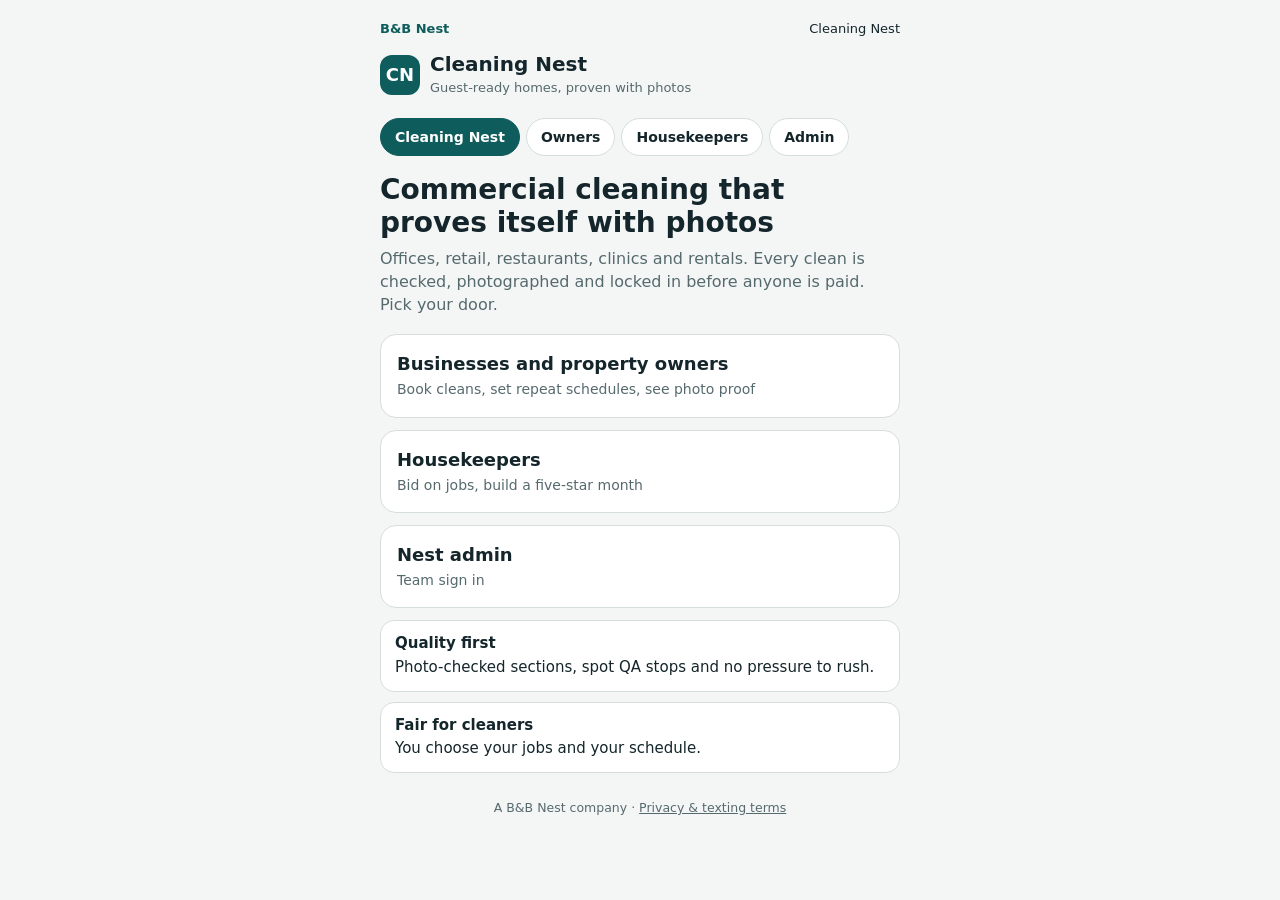
<file: index.html>
<!doctype html>
<html lang="en"><head><meta charset="utf-8"><meta name="viewport" content="width=device-width, initial-scale=1, viewport-fit=cover">
<title>Cleaning Nest | B&B Nest</title><meta name="description" content="Offices, retail, restaurants, clinics and rentals. Every clean is checked, photographed and locked in before anyone is paid. Pick your door.">
<link rel="stylesheet" href="style.css"></head>
<body><main>
<div class="top"><a href="https://thebnbnest.com">B&amp;B Nest</a><span>Cleaning Nest</span></div>
<div class="brand"><div class="logo" aria-hidden="true">CN</div><div><b>Cleaning Nest</b><span>Guest-ready homes, proven with photos</span></div></div>
<nav class="nav" aria-label="Cleaning Nest pages"><a href="./" aria-current="page">Cleaning Nest</a><a href="owner/">Owners</a><a href="housekeeper/">Housekeepers</a><a href="admin/">Admin</a></nav>
<div class="hero"><h1>Commercial cleaning that proves itself with photos</h1><p>Offices, retail, restaurants, clinics and rentals. Every clean is checked, photographed and locked in before anyone is paid. Pick your door.</p></div>
<a class="door" href="owner/"><b>Businesses and property owners</b><span>Book cleans, set repeat schedules, see photo proof</span></a><a class="door" href="housekeeper/"><b>Housekeepers</b><span>Bid on jobs, build a five-star month</span></a><a class="door" href="admin/"><b>Nest admin</b><span>Team sign in</span></a><ul class="pts"><li><b>Quality first</b>Photo-checked sections, spot QA stops and no pressure to rush.</li><li><b>Fair for cleaners</b>You choose your jobs and your schedule.</li></ul>

<footer>A B&amp;B Nest company &middot; <a href="privacy.html">Privacy &amp; texting terms</a></footer>
</main>

</body></html>
</file>
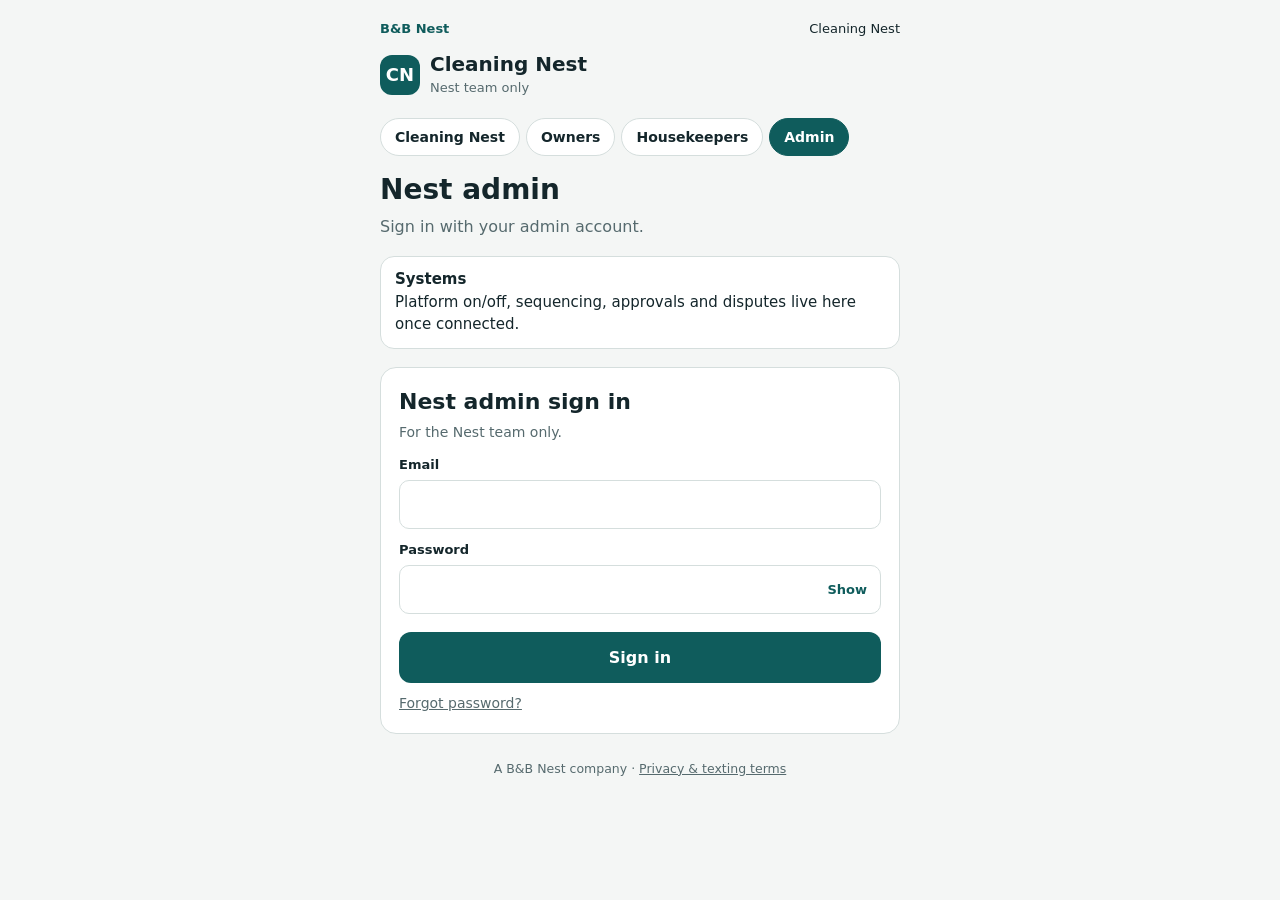
<file: admin/index.html>
<!doctype html>
<html lang="en"><head><meta charset="utf-8"><meta name="viewport" content="width=device-width, initial-scale=1, viewport-fit=cover">
<title>Cleaning Nest Admin</title><meta name="description" content="Sign in with your admin account.">
<link rel="stylesheet" href="../style.css"></head>
<body><main>
<div class="top"><a href="https://thebnbnest.com">B&amp;B Nest</a><span>Cleaning Nest</span></div>
<div class="brand"><div class="logo" aria-hidden="true">CN</div><div><b>Cleaning Nest</b><span>Nest team only</span></div></div>
<nav class="nav" aria-label="Cleaning Nest pages"><a href="../">Cleaning Nest</a><a href="../owner/">Owners</a><a href="../housekeeper/">Housekeepers</a><a href="../admin/" aria-current="page">Admin</a></nav>
<div class="hero"><h1>Nest admin</h1><p>Sign in with your admin account.</p></div>
<ul class="pts"><li><b>Systems</b>Platform on/off, sequencing, approvals and disputes live here once connected.</li></ul>
<div id="leadbox"></div>
<div id="auth" style="margin-top:16px"></div>
<footer>A B&amp;B Nest company &middot; <a href="../privacy.html">Privacy &amp; texting terms</a></footer>
</main>
<script>window.PAGE={audience:"admin"};</script>
<script src="../app.js"></script><script src="../reset.js"></script><script src="../admin.js"></script><script src="../guestlinks.js"></script></body></html>
</file>
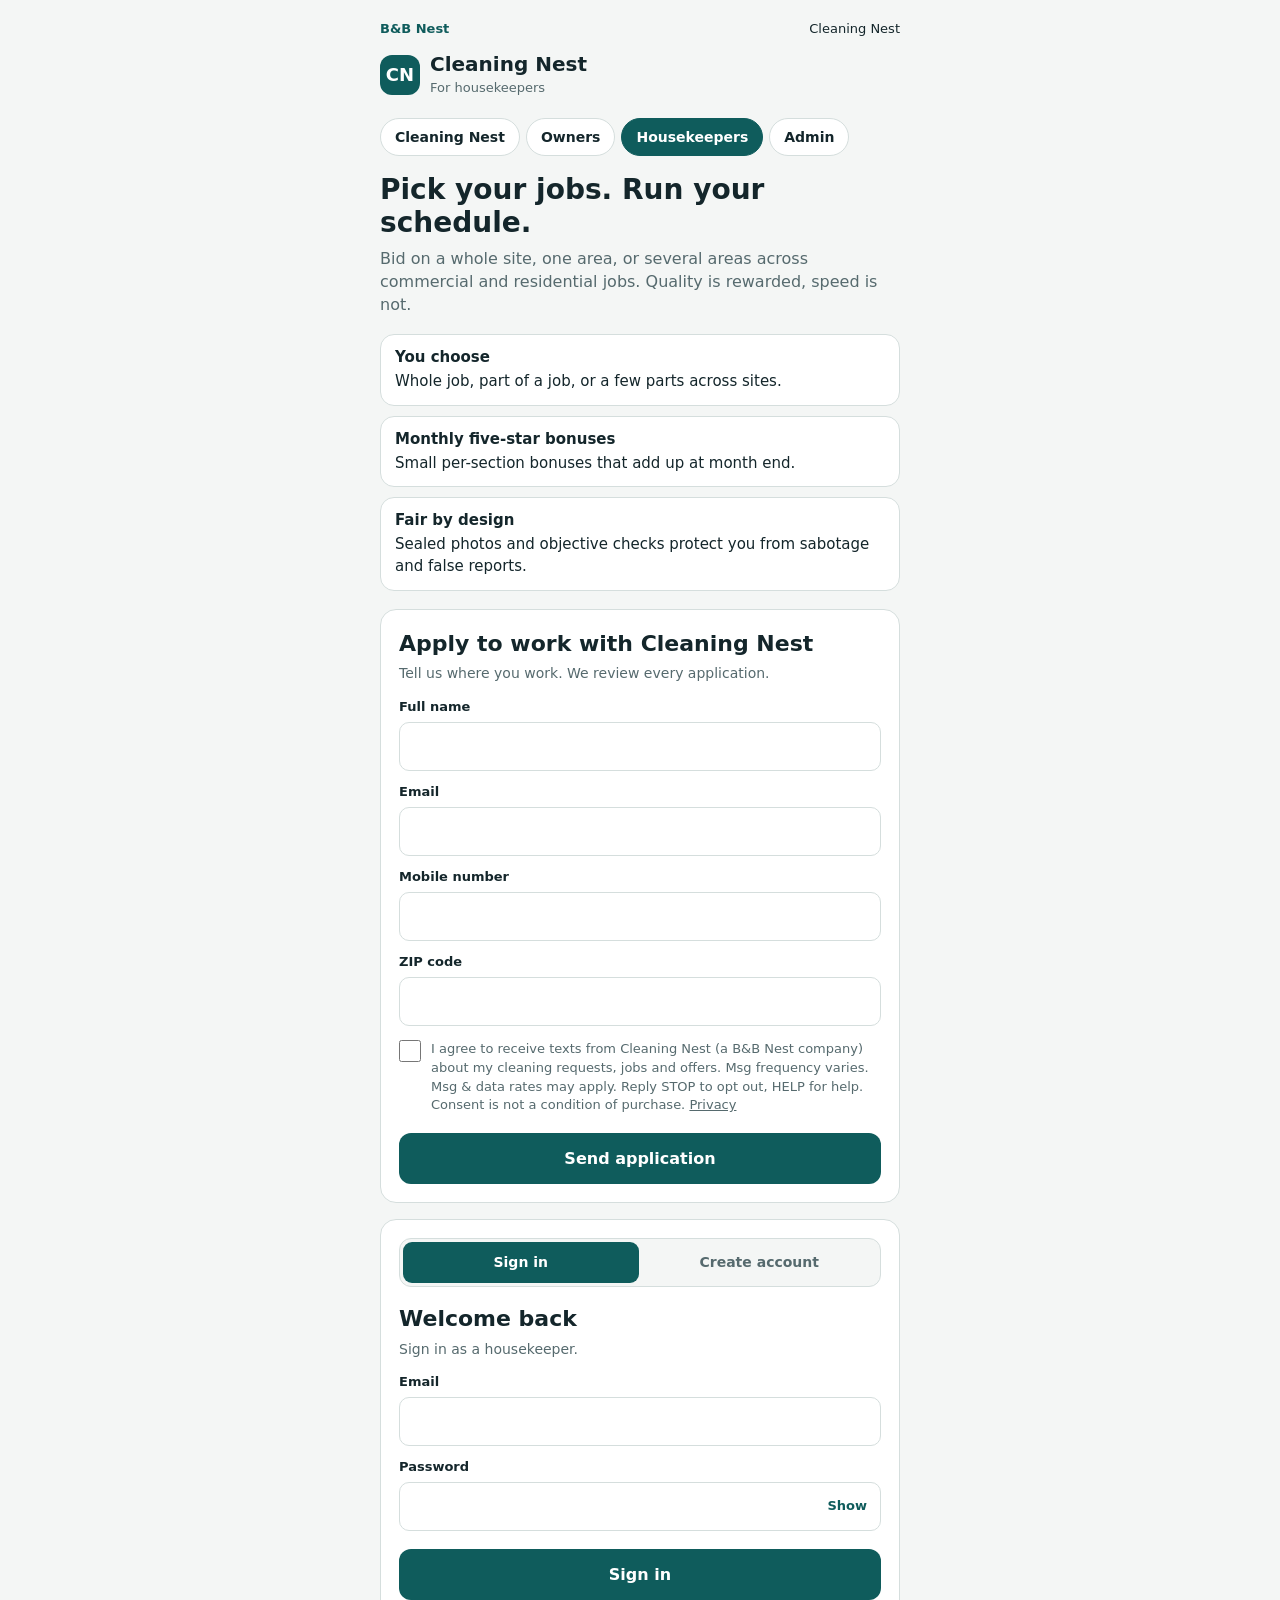
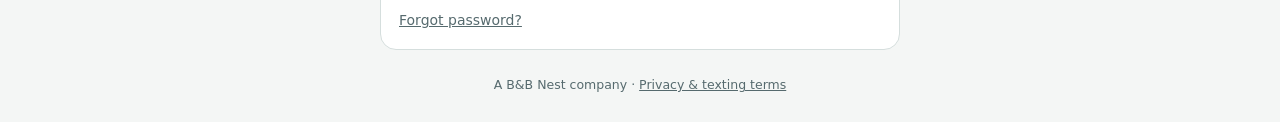
<file: housekeeper/index.html>
<!doctype html>
<html lang="en"><head><meta charset="utf-8"><meta name="viewport" content="width=device-width, initial-scale=1, viewport-fit=cover">
<title>Cleaning Nest for Housekeepers</title><meta name="description" content="Bid on a whole site, one area, or several areas across commercial and residential jobs. Quality is rewarded, speed is not.">
<link rel="stylesheet" href="../style.css"></head>
<body><main>
<div class="top"><a href="https://thebnbnest.com">B&amp;B Nest</a><span>Cleaning Nest</span></div>
<div class="brand"><div class="logo" aria-hidden="true">CN</div><div><b>Cleaning Nest</b><span>For housekeepers</span></div></div>
<nav class="nav" aria-label="Cleaning Nest pages"><a href="../">Cleaning Nest</a><a href="../owner/">Owners</a><a href="../housekeeper/" aria-current="page">Housekeepers</a><a href="../admin/">Admin</a></nav>
<div class="hero"><h1>Pick your jobs. Run your schedule.</h1><p>Bid on a whole site, one area, or several areas across commercial and residential jobs. Quality is rewarded, speed is not.</p></div>
<ul class="pts"><li><b>You choose</b>Whole job, part of a job, or a few parts across sites.</li><li><b>Monthly five-star bonuses</b>Small per-section bonuses that add up at month end.</li><li><b>Fair by design</b>Sealed photos and objective checks protect you from sabotage and false reports.</li></ul>
<div id="leadbox"></div>
<div id="auth" style="margin-top:16px"></div>
<footer>A B&amp;B Nest company &middot; <a href="../privacy.html">Privacy &amp; texting terms</a></footer>
</main>
<script>window.PAGE={audience:"housekeeper"};</script>
<script src="../app.js"></script><script src="../reset.js"></script><script src="../consent.js"></script><script src="../hk.js"></script><script src="../hkfix.js"></script></body></html>
</file>
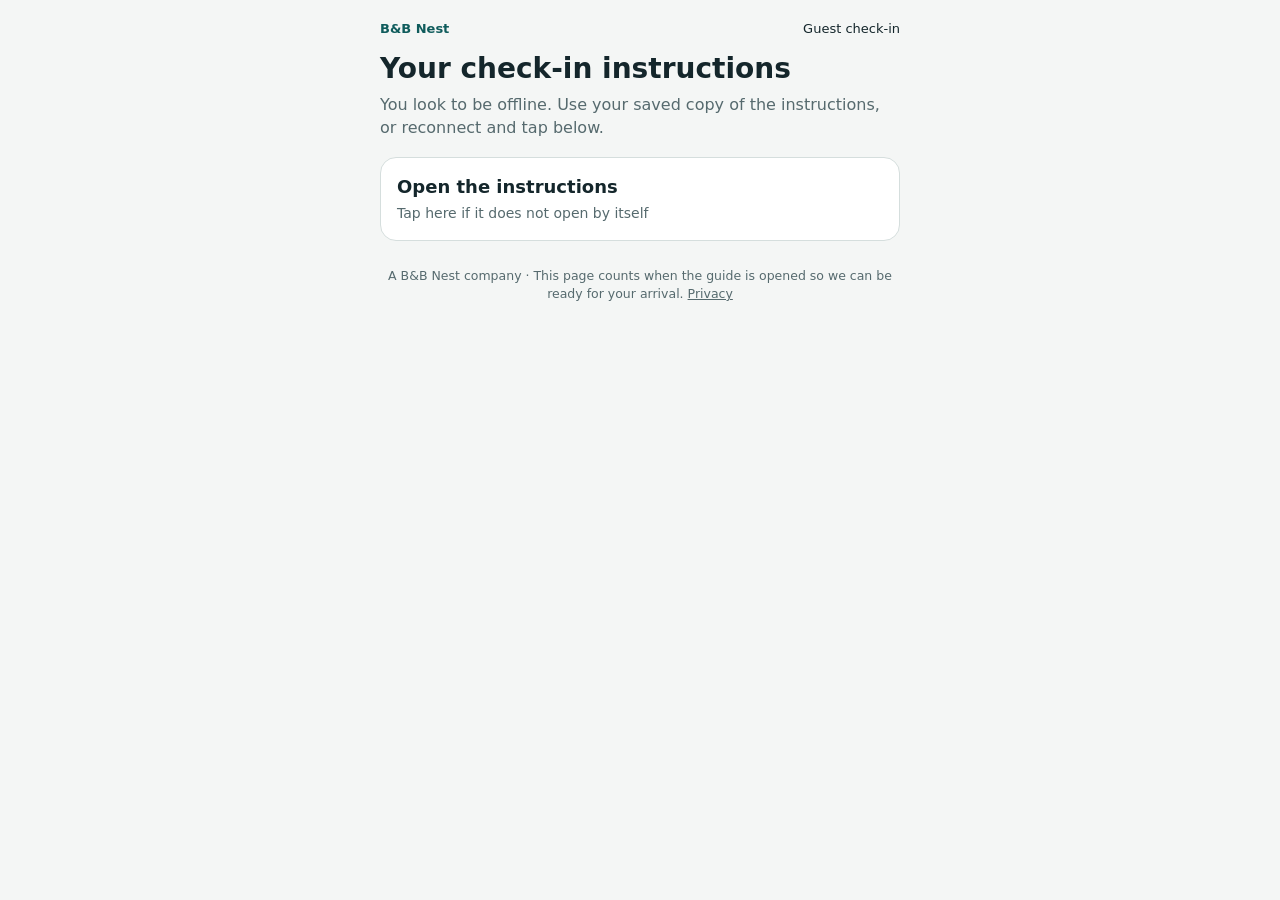
<file: in/index.html>
<!doctype html>
<html lang="en"><head><meta charset="utf-8"><meta name="viewport" content="width=device-width, initial-scale=1, viewport-fit=cover">
<meta name="robots" content="noindex,nofollow"><title>Check-in instructions | B&amp;B Nest</title>
<link rel="stylesheet" href="../style.css"></head>
<body><main>
<div class="top"><a href="https://thebnbnest.com">B&amp;B Nest</a><span>Guest check-in</span></div>
<div class="hero"><h1 id="t">Your check-in instructions</h1><p id="m">Opening your step-by-step guide with photos. Tip: save the PDF to your phone so it works without internet.</p></div>
<a class="door" id="go" href="#"><b>Open the instructions</b><span>Tap here if it does not open by itself</span></a>
<footer>A B&amp;B Nest company &middot; This page counts when the guide is opened so we can be ready for your arrival. <a href="../privacy.html">Privacy</a></footer>
</main>
<script>
(function(){
var SB='https://rhqqmdgeqhxirpholjsb.supabase.co',K='sb_publishable_8A2yEyzocYKD5YEVn1mkZQ_TGks3GUd';
var q=new URLSearchParams(location.search),p=q.get('p')||'maverick',c=q.get('c')||'';
var seen=false;try{seen=!!localStorage.getItem('gl_'+p+'_'+c)}catch(e){}
var meta={tz:'',lang:navigator.language||'',platform:navigator.platform||'',screen:screen.width+'x'+screen.height,
 mobile:/Mobi|Android|iPhone/i.test(navigator.userAgent),online:navigator.onLine,ref:document.referrer||'',ua:navigator.userAgent||''};
try{meta.tz=Intl.DateTimeFormat().resolvedOptions().timeZone}catch(e){}
function call(ev){return fetch(SB+'/rest/v1/rpc/guest_link_open',{method:'POST',headers:{apikey:K,Authorization:'Bearer '+K,'Content-Type':'application/json'},
 body:JSON.stringify({p_property:p,p_code:c,p_event:ev,p_meta:meta}),keepalive:true}).then(function(r){return r.json()})}
var go=document.getElementById('go'),done=false;
function dest(u){if(!u){document.getElementById('m').textContent='This link is not active. Please message your host.';go.style.display='none';return}
 go.href=u;try{localStorage.setItem('gl_'+p+'_'+c,'1')}catch(e){}
 if(done)return;done=true;setTimeout(function(){location.href=u},900)}
call(seen?'return':'open').then(dest).catch(function(){
 document.getElementById('m').textContent='You look to be offline. Use your saved copy of the instructions, or reconnect and tap below.';
 go.href='https://drive.google.com/file/d/12FWrCchm9JBKKSyVCxoV1RAzg4uT1giz/view?usp=drivesdk'});
go.addEventListener('click',function(){call('continue').catch(function(){})});
})();
</script></body></html>
</file>
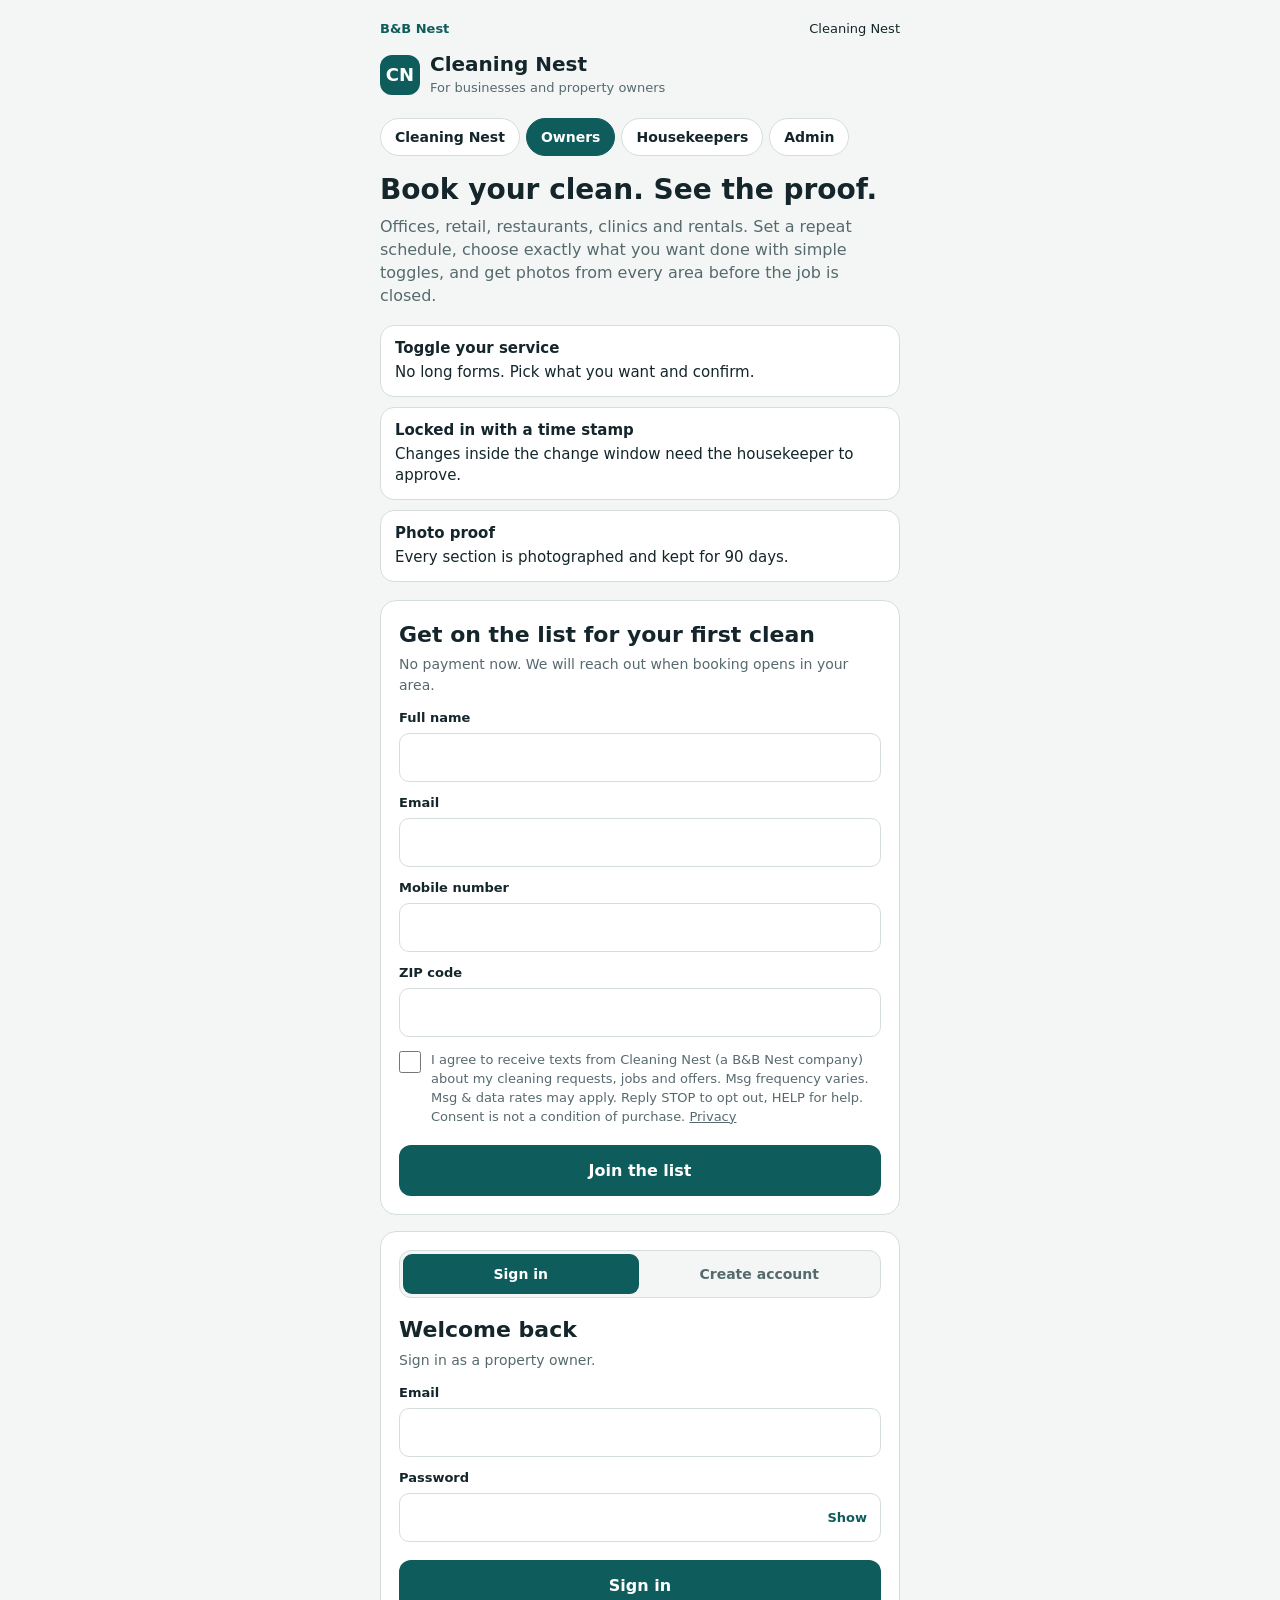
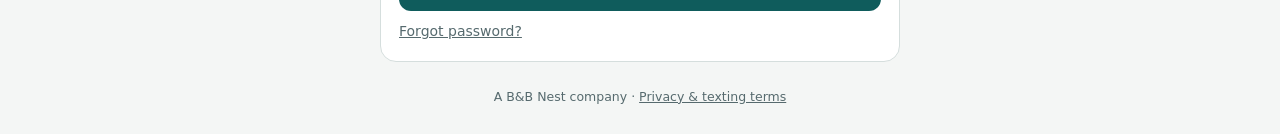
<file: owner/index.html>
<!doctype html>
<html lang="en"><head><meta charset="utf-8"><meta name="viewport" content="width=device-width, initial-scale=1, viewport-fit=cover">
<title>Cleaning Nest for Businesses and Property Owners</title><meta name="description" content="Offices, retail, restaurants, clinics and rentals. Set a repeat schedule, choose exactly what you want done with simple toggles, and get photos from every area before the job is closed.">
<link rel="stylesheet" href="../style.css"></head>
<body><main>
<div class="top"><a href="https://thebnbnest.com">B&amp;B Nest</a><span>Cleaning Nest</span></div>
<div class="brand"><div class="logo" aria-hidden="true">CN</div><div><b>Cleaning Nest</b><span>For businesses and property owners</span></div></div>
<nav class="nav" aria-label="Cleaning Nest pages"><a href="../">Cleaning Nest</a><a href="../owner/" aria-current="page">Owners</a><a href="../housekeeper/">Housekeepers</a><a href="../admin/">Admin</a></nav>
<div class="hero"><h1>Book your clean. See the proof.</h1><p>Offices, retail, restaurants, clinics and rentals. Set a repeat schedule, choose exactly what you want done with simple toggles, and get photos from every area before the job is closed.</p></div>
<ul class="pts"><li><b>Toggle your service</b>No long forms. Pick what you want and confirm.</li><li><b>Locked in with a time stamp</b>Changes inside the change window need the housekeeper to approve.</li><li><b>Photo proof</b>Every section is photographed and kept for 90 days.</li></ul>
<div id="leadbox"></div>
<div id="auth" style="margin-top:16px"></div>
<footer>A B&amp;B Nest company &middot; <a href="../privacy.html">Privacy &amp; texting terms</a></footer>
</main>
<script>window.PAGE={audience:"owner"};</script>
<script src="../app.js"></script><script src="../reset.js"></script><script src="../consent.js"></script><script src="../owner.js"></script></body></html>
</file>
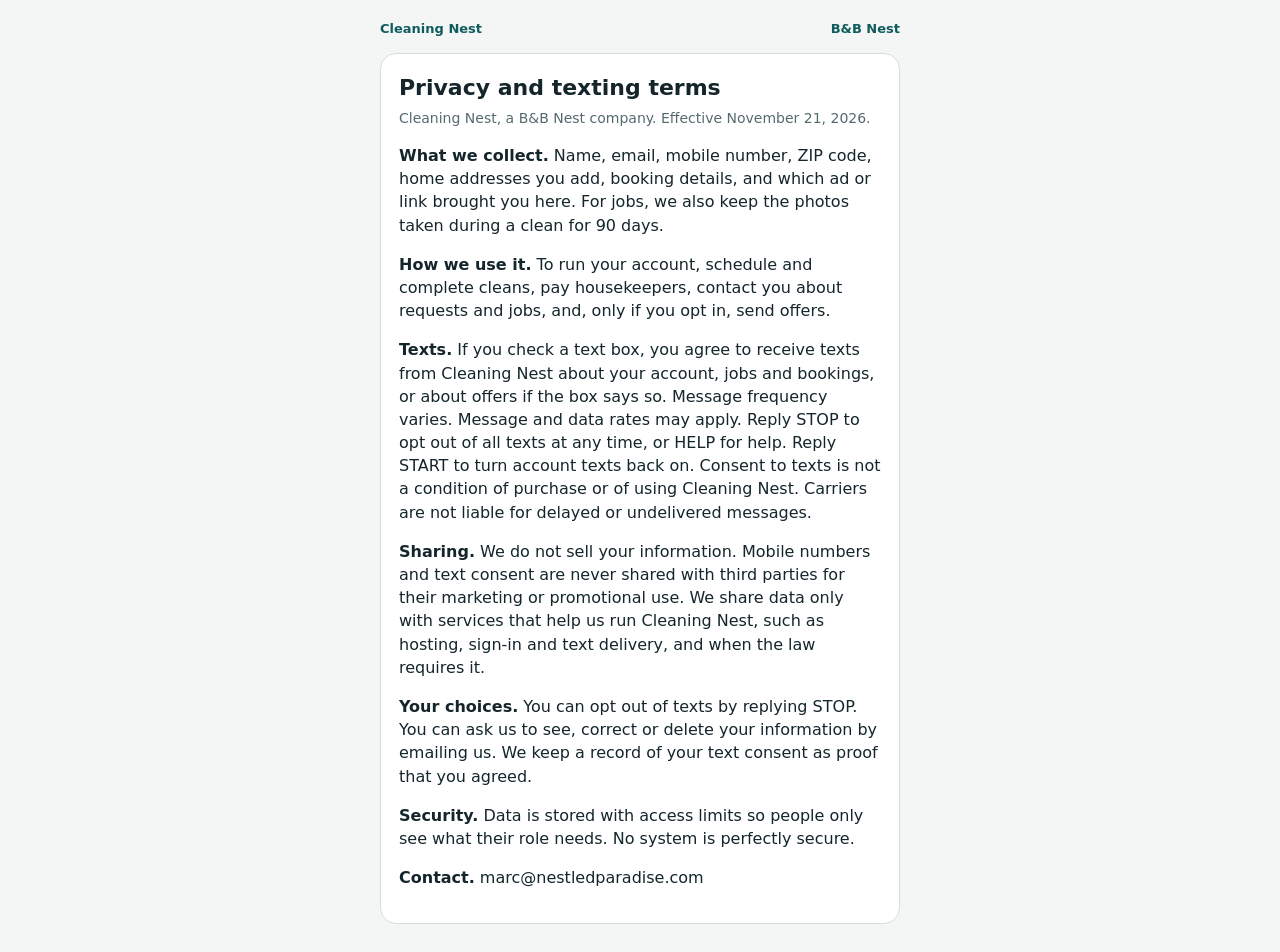
<file: privacy.html>
<!doctype html><html lang="en"><head><meta charset="utf-8"><meta name="viewport" content="width=device-width, initial-scale=1"><title>Privacy and Texting Terms | Cleaning Nest</title><link rel="stylesheet" href="style.css"></head><body><main>
<div class="top"><a href="./">Cleaning Nest</a><a href="https://thebnbnest.com">B&amp;B Nest</a></div>
<div class="card"><h1>Privacy and texting terms</h1>
<p class="sub">Cleaning Nest, a B&amp;B Nest company. Effective November 21, 2026.</p>
<p><b>What we collect.</b> Name, email, mobile number, ZIP code, home addresses you add, booking details, and which ad or link brought you here. For jobs, we also keep the photos taken during a clean for 90 days.</p>
<p><b>How we use it.</b> To run your account, schedule and complete cleans, pay housekeepers, contact you about requests and jobs, and, only if you opt in, send offers.</p>
<p><b>Texts.</b> If you check a text box, you agree to receive texts from Cleaning Nest about your account, jobs and bookings, or about offers if the box says so. Message frequency varies. Message and data rates may apply. Reply STOP to opt out of all texts at any time, or HELP for help. Reply START to turn account texts back on. Consent to texts is not a condition of purchase or of using Cleaning Nest. Carriers are not liable for delayed or undelivered messages.</p>
<p><b>Sharing.</b> We do not sell your information. Mobile numbers and text consent are never shared with third parties for their marketing or promotional use. We share data only with services that help us run Cleaning Nest, such as hosting, sign-in and text delivery, and when the law requires it.</p>
<p><b>Your choices.</b> You can opt out of texts by replying STOP. You can ask us to see, correct or delete your information by emailing us. We keep a record of your text consent as proof that you agreed.</p>
<p><b>Security.</b> Data is stored with access limits so people only see what their role needs. No system is perfectly secure.</p>
<p><b>Contact.</b> marc@nestledparadise.com</p></div></main></body></html>
</file>
<file: style.css>
:root{
  --bg:#f4f6f5; --surface:#fff; --ink:#14262b; --muted:#566a6e; --line:#d5dedd;
  --brand:#0f5c5c; --brand-ink:#fff; --soft:#e3efee; --err:#b3261e; --err-bg:#fdeceb; --ok:#1f7a4d; --ok-bg:#e6f4ec;
  --font:system-ui,-apple-system,"Segoe UI",Roboto,sans-serif;
}
@media (prefers-color-scheme: dark){
  :root{--bg:#0e1819;--surface:#162427;--ink:#e8f1f0;--muted:#98b0b2;--line:#2a3f43;--brand:#5fc3c0;--brand-ink:#08201f;--soft:#1d3436;--err:#ff7b72;--err-bg:#2e1715;--ok:#6fd3a0;--ok-bg:#15281f;color-scheme:dark}
}
*{box-sizing:border-box}
html,body{margin:0}
body{background:var(--bg);color:var(--ink);font-family:var(--font);font-size:16px;line-height:1.45;min-height:100vh;
  padding:max(20px,env(safe-area-inset-top)) max(16px,env(safe-area-inset-right)) max(28px,env(safe-area-inset-bottom)) max(16px,env(safe-area-inset-left))}
main{max-width:520px;margin:0 auto}
.brand{display:flex;align-items:center;gap:10px;margin:8px 0 20px}
.logo{width:40px;height:40px;border-radius:12px;background:var(--brand);color:var(--brand-ink);display:grid;place-items:center;font-weight:800;font-size:18px}
.brand b{font-size:20px;display:block;line-height:1.1}
.brand span{color:var(--muted);font-size:13px}
.card{background:var(--surface);border:1px solid var(--line);border-radius:16px;padding:18px}
h1{font-size:22px;margin:0 0 4px}
.sub{color:var(--muted);font-size:14px;margin:0 0 14px}
.seg{display:flex;border:1px solid var(--line);border-radius:12px;background:var(--bg);padding:3px;gap:3px;margin-bottom:16px}
.seg button{all:unset;flex:1;text-align:center;cursor:pointer;padding:10px 4px;border-radius:9px;font-weight:700;font-size:14px;color:var(--muted)}
.seg button[aria-pressed="true"]{background:var(--brand);color:var(--brand-ink)}
label{display:block;font-size:13px;font-weight:700;margin:12px 0 5px}
input[type=text],input[type=email],input[type=password],input[type=tel]{width:100%;font:inherit;font-size:16px;padding:12px;border-radius:10px;border:1px solid var(--line);background:var(--surface);color:var(--ink)}
input:focus-visible,button:focus-visible{outline:3px solid var(--brand);outline-offset:2px}
.pw{position:relative}
.pw button{all:unset;position:absolute;right:6px;top:50%;transform:translateY(-50%);cursor:pointer;font-size:13px;font-weight:700;color:var(--brand);padding:8px}
.go{all:unset;box-sizing:border-box;display:block;width:100%;text-align:center;cursor:pointer;margin-top:18px;padding:14px;border-radius:12px;background:var(--brand);color:var(--brand-ink);font-weight:800;font-size:16px}
.go[aria-disabled="true"]{opacity:.5;cursor:wait}
.msg{border-radius:10px;padding:10px 12px;font-size:14px;margin-top:14px}
.msg.err{background:var(--err-bg);color:var(--err);border:1px solid var(--err)}
.msg.ok{background:var(--ok-bg);color:var(--ok);border:1px solid var(--ok)}
.fine{color:var(--muted);font-size:12.5px;margin-top:14px}
.pill{display:inline-block;font-size:11px;font-weight:800;letter-spacing:.06em;text-transform:uppercase;padding:3px 10px;border-radius:999px;background:var(--soft);color:var(--brand)}
.out{all:unset;cursor:pointer;color:var(--muted);text-decoration:underline;font-size:14px;margin-top:16px;display:inline-block}
.row{display:flex;justify-content:space-between;gap:10px;padding:10px 0;border-top:1px solid var(--line);font-size:14px}
.row:first-of-type{border-top:0}
.top{display:flex;flex-wrap:wrap;gap:6px 14px;align-items:center;justify-content:space-between;margin:0 0 14px;font-size:13px}
.top a{color:var(--brand);font-weight:700;text-decoration:none}
.nav{display:flex;gap:6px;flex-wrap:wrap;margin:0 0 18px}
.nav a{padding:8px 14px;border-radius:999px;border:1px solid var(--line);color:var(--ink);text-decoration:none;font-weight:700;font-size:14px;background:var(--surface)}
.nav a[aria-current="page"]{background:var(--brand);color:var(--brand-ink);border-color:var(--brand)}
.hero{margin:6px 0 18px}.hero h1{font-size:28px;line-height:1.15;margin:0 0 8px}.hero p{color:var(--muted);margin:0;font-size:16px}
.pts{list-style:none;padding:0;margin:0 0 18px;display:grid;gap:10px}
.pts li{background:var(--surface);border:1px solid var(--line);border-radius:14px;padding:12px 14px;font-size:15px}
.pts b{display:block;margin-bottom:2px}
.card+.card{margin-top:16px}
.chk{display:flex;gap:10px;align-items:flex-start;margin-top:14px;font-size:13px;color:var(--muted);font-weight:400}
.chk input{width:22px;height:22px;flex:none;margin:0;accent-color:var(--brand)}
.door{display:block;text-decoration:none;color:inherit;background:var(--surface);border:1px solid var(--line);border-radius:16px;padding:16px;margin-bottom:12px}
.door b{font-size:18px;display:block}.door span{color:var(--muted);font-size:14px}
footer{margin-top:26px;color:var(--muted);font-size:12.5px;text-align:center}
footer a{color:var(--muted)}
</file>
